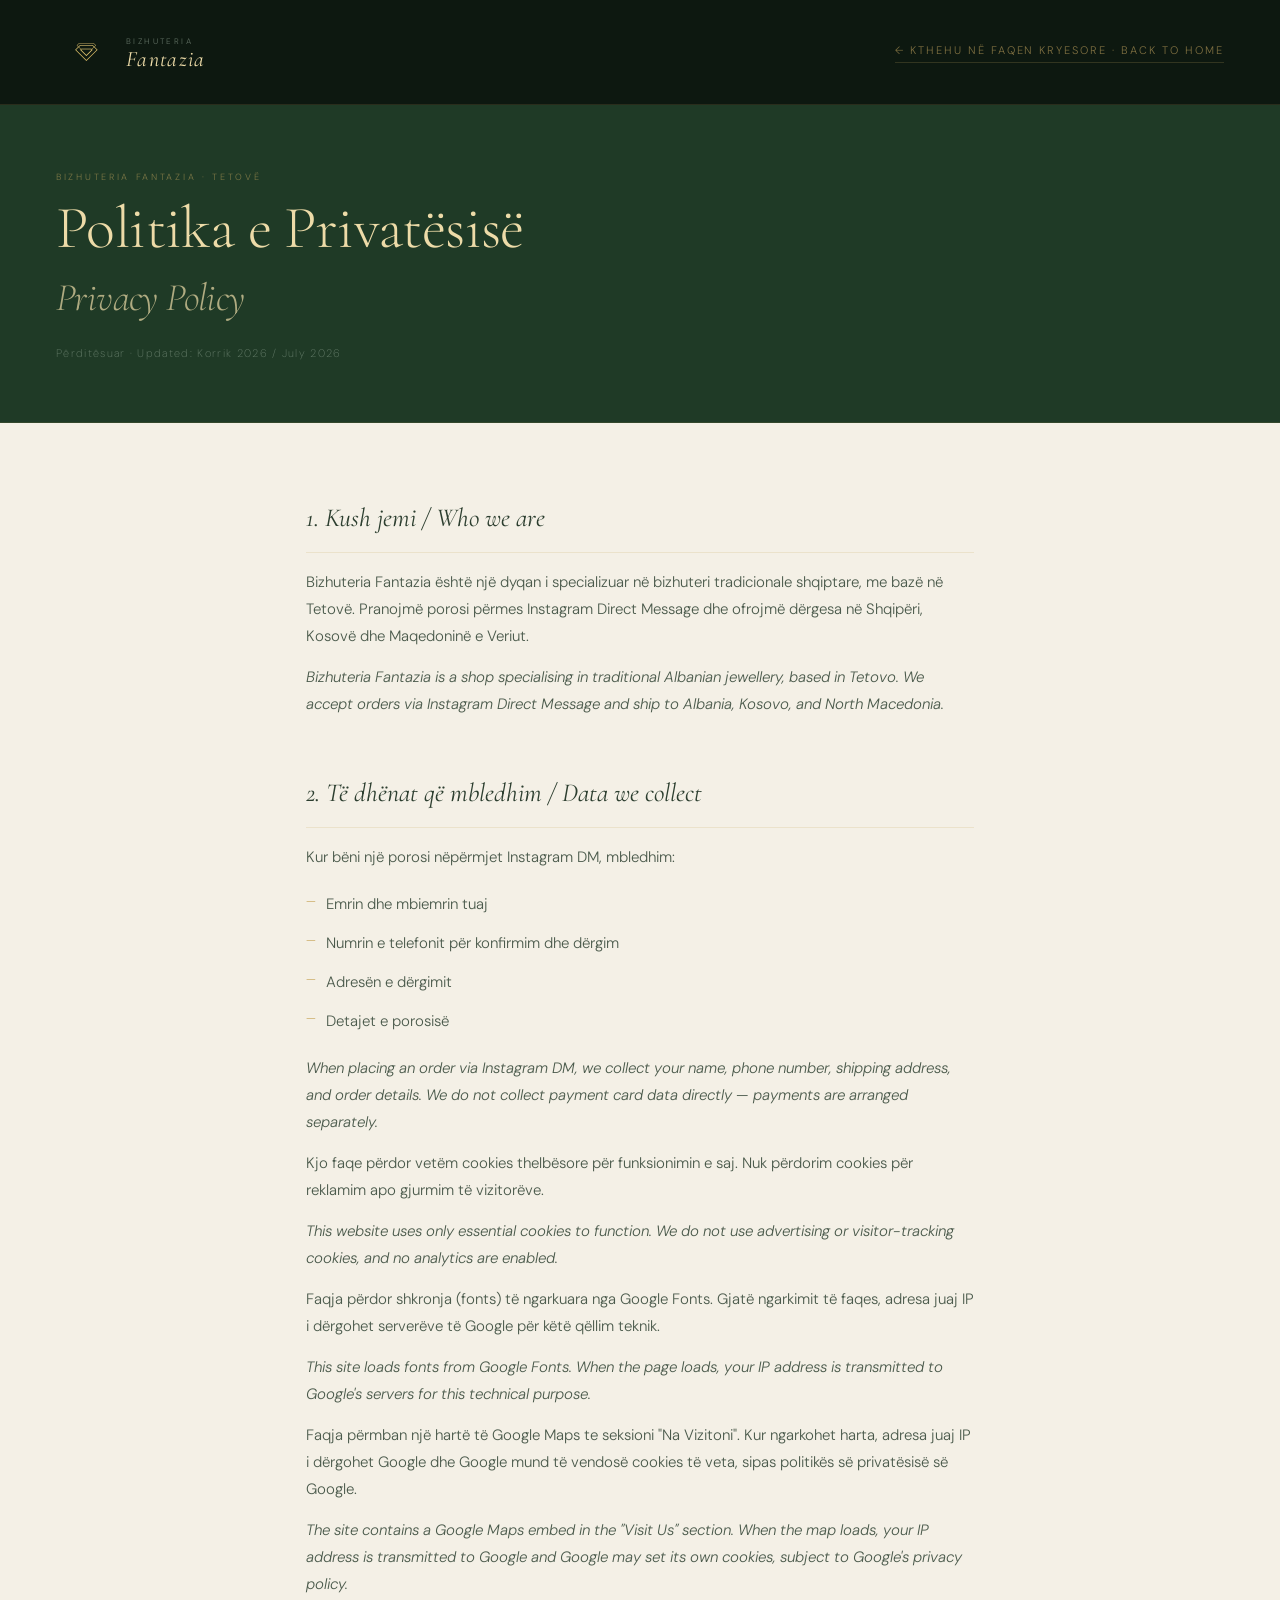
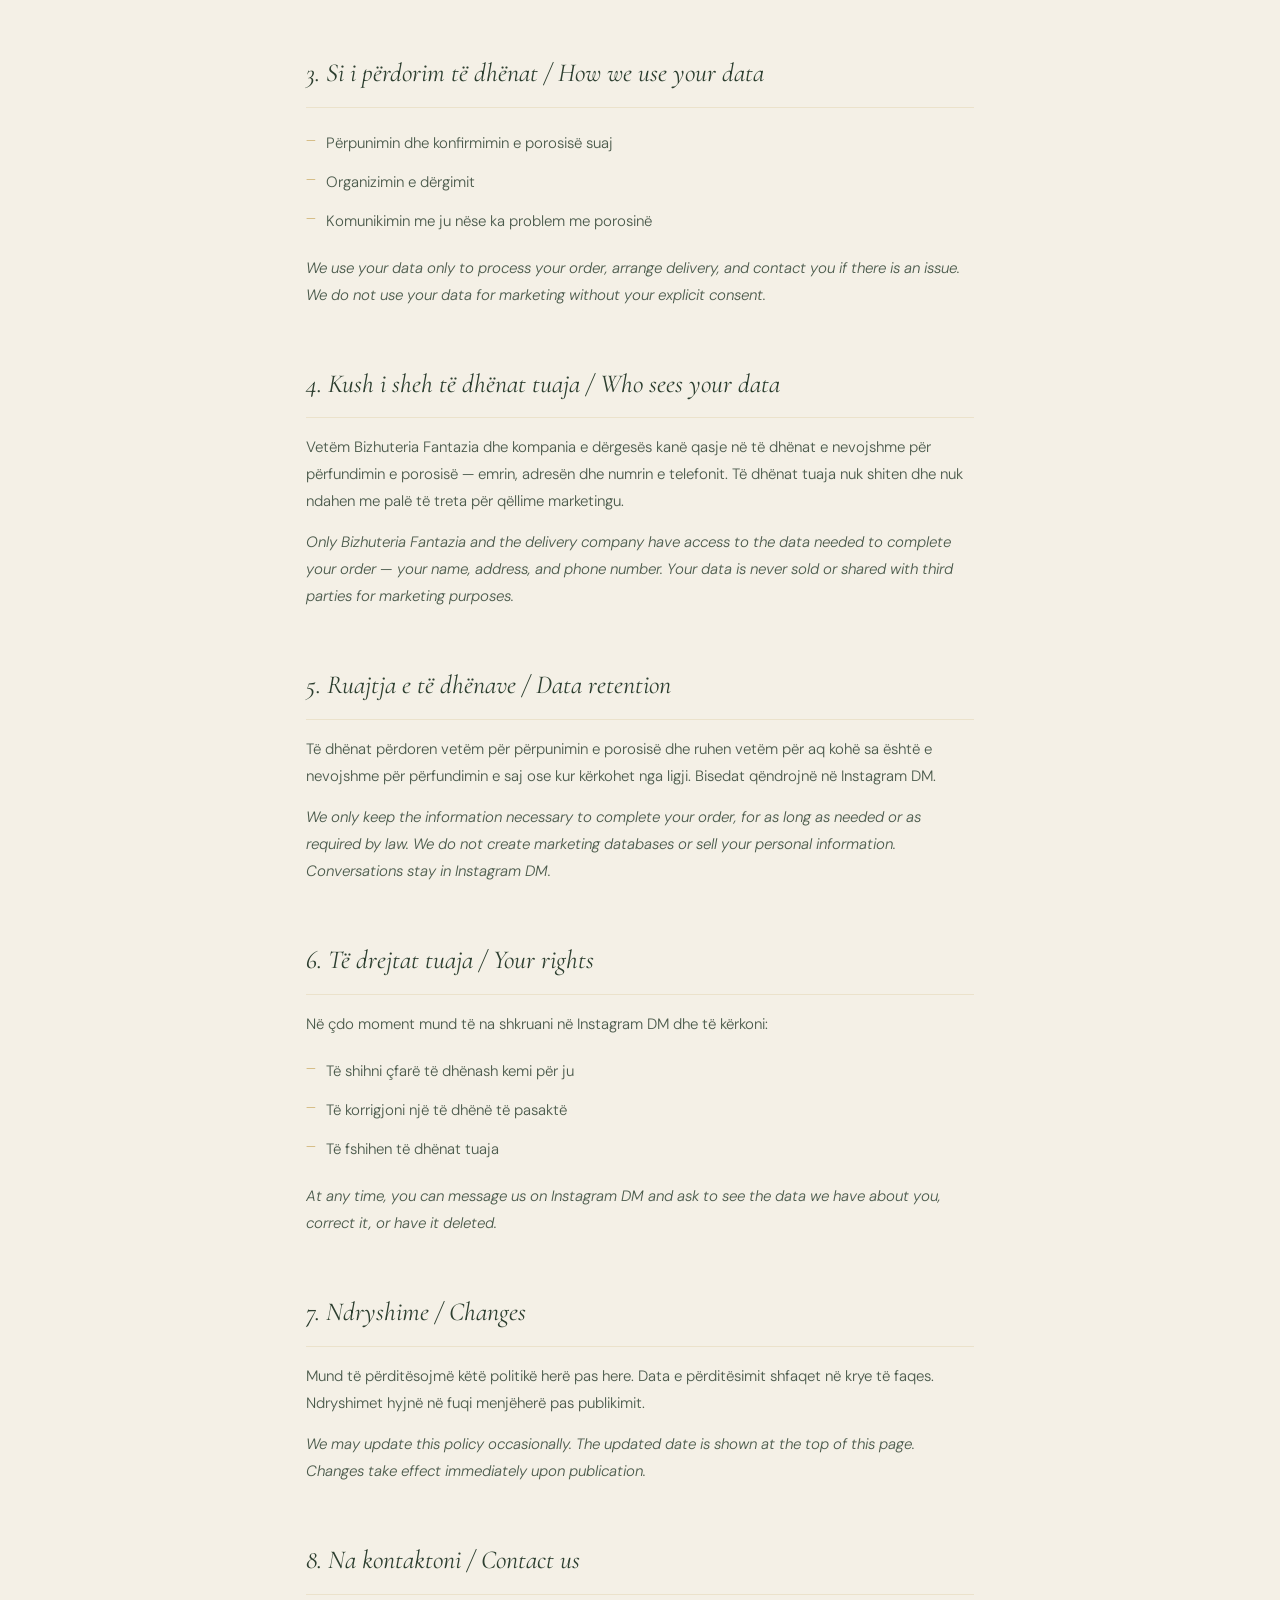
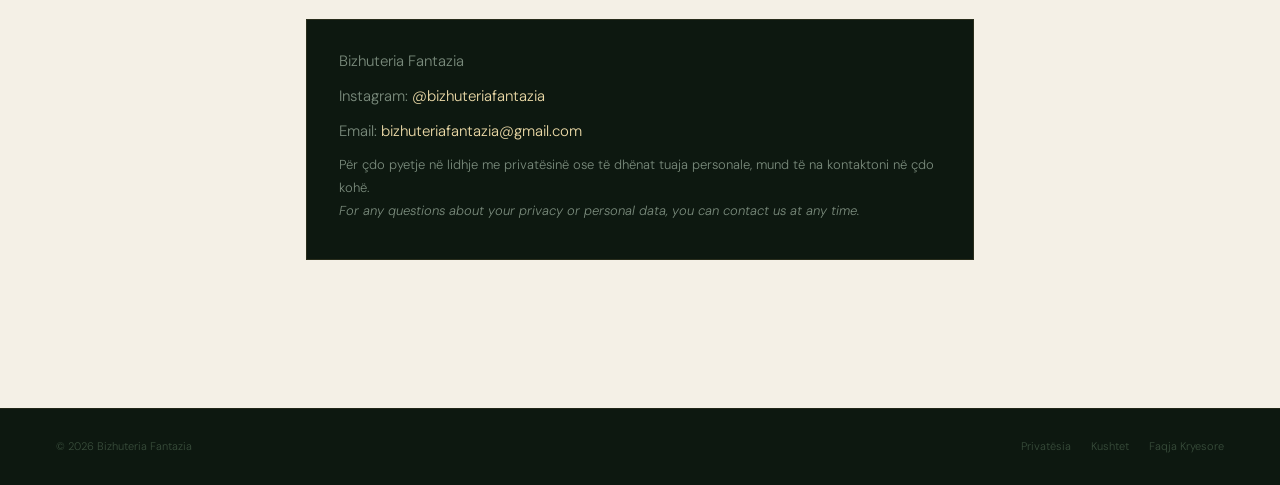
<file: privacy.html>
<!DOCTYPE html>
<html lang="sq">
<head>
  <meta charset="UTF-8">
  <meta name="viewport" content="width=device-width, initial-scale=1.0">
  <title>Politika e Privatësisë — Bizhuteria Fantazia</title>
  <meta name="description" content="Politika e privatësisë së Bizhuteria Fantazia. Mësoni si i mbrojmë të dhënat tuaja personale.">
  <meta name="robots" content="noindex, follow">
  <link rel="icon" type="image/png" sizes="96x96" href="images/icons/favicon-96.png">
  <link rel="preconnect" href="https://fonts.googleapis.com">
  <link rel="preconnect" href="https://fonts.gstatic.com" crossorigin>
  <link href="https://fonts.googleapis.com/css2?family=Cormorant+Garamond:ital,wght@0,300;0,400;1,300;1,400&family=DM+Sans:wght@200;300;400&display=swap" rel="stylesheet">
  <style>
    *, *::before, *::after { box-sizing: border-box; margin: 0; padding: 0; }
    :root {
      --c-night: #0D1810;
      --c-sage:  #1F3A26;
      --c-mid:   #4A6B52;
      --c-gold:  #C9A961;
      --c-pgold: #EDDBA8;
      --c-pale:  #DDD8C8;
      --c-linen: #F4F0E6;
      --c-text:  #2C3E2F;
    }
    body {
      background: var(--c-linen);
      color: var(--c-text);
      font-family: 'DM Sans', sans-serif;
      font-weight: 300;
      line-height: 1.8;
      font-size: 15px;
    }

    /* ── Header ── */
    .pg-header {
      background: var(--c-night);
      padding: 32px 56px;
      display: flex;
      align-items: center;
      justify-content: space-between;
      border-bottom: 1px solid rgba(201,169,97,0.15);
    }
    .pg-brand {
      display: flex;
      align-items: center;
      gap: 10px;
      text-decoration: none;
    }
    .pg-brand img {
      height: 40px;
      width: auto;
      object-fit: contain;
    }
    .pg-brand-text { display: flex; flex-direction: column; }
    .pg-brand-top {
      font-family: 'DM Sans', sans-serif;
      font-weight: 300;
      font-size: 8px;
      letter-spacing: 0.3em;
      text-transform: uppercase;
      color: rgba(181,201,183,0.5);
    }
    .pg-brand-main {
      font-family: 'Cormorant Garamond', serif;
      font-style: italic;
      font-weight: 400;
      font-size: 22px;
      color: var(--c-pgold);
      letter-spacing: 0.06em;
      line-height: 1;
    }
    .pg-back {
      font-family: 'DM Sans', sans-serif;
      font-weight: 300;
      font-size: 11px;
      letter-spacing: 0.18em;
      text-transform: uppercase;
      color: rgba(201,169,97,0.6);
      text-decoration: none;
      border-bottom: 1px solid rgba(201,169,97,0.2);
      padding-bottom: 1px;
      transition: color 0.3s, border-color 0.3s;
    }
    .pg-back:hover { color: var(--c-pgold); border-color: var(--c-gold); }

    /* ── Hero band ── */
    .pg-hero {
      background: var(--c-sage);
      padding: 64px 56px 56px;
      border-bottom: 1px solid rgba(201,169,97,0.12);
    }
    .pg-label {
      font-family: 'DM Sans', sans-serif;
      font-weight: 300;
      font-size: 9px;
      letter-spacing: 0.3em;
      text-transform: uppercase;
      color: rgba(201,169,97,0.55);
      display: block;
      margin-bottom: 12px;
    }
    .pg-title {
      font-family: 'Cormorant Garamond', serif;
      font-weight: 300;
      font-size: clamp(36px, 5vw, 60px);
      color: var(--c-pgold);
      letter-spacing: -0.01em;
      line-height: 1.05;
      margin-bottom: 16px;
    }
    .pg-updated {
      font-family: 'DM Sans', sans-serif;
      font-weight: 200;
      font-size: 11px;
      color: rgba(181,201,183,0.45);
      letter-spacing: 0.12em;
    }

    /* ── Content ── */
    .pg-content {
      max-width: 780px;
      margin: 0 auto;
      padding: 72px 56px 96px;
    }
    .pg-section { margin-bottom: 52px; }
    .pg-section h2 {
      font-family: 'Cormorant Garamond', serif;
      font-weight: 400;
      font-style: italic;
      font-size: 26px;
      color: var(--c-text);
      margin-bottom: 16px;
      padding-bottom: 10px;
      border-bottom: 1px solid rgba(201,169,97,0.2);
    }
    .pg-section p { margin-bottom: 14px; color: rgba(44,62,47,0.85); }
    .pg-section ul {
      list-style: none;
      padding: 0;
      margin: 0 0 14px 0;
    }
    .pg-section ul li {
      padding: 6px 0 6px 20px;
      position: relative;
      color: rgba(44,62,47,0.85);
    }
    .pg-section ul li::before {
      content: '—';
      position: absolute;
      left: 0;
      color: var(--c-gold);
      font-size: 12px;
    }
    .pg-contact-box {
      background: var(--c-night);
      border: 1px solid rgba(201,169,97,0.15);
      padding: 28px 32px;
      margin-top: 24px;
    }
    .pg-contact-box p { color: rgba(181,201,183,0.65); margin-bottom: 8px; }
    .pg-contact-box a { color: var(--c-pgold); text-decoration: none; }
    .pg-contact-box a:hover { text-decoration: underline; }

    /* ── Footer ── */
    .pg-footer {
      background: var(--c-night);
      padding: 28px 56px;
      border-top: 1px solid rgba(201,169,97,0.1);
      display: flex;
      align-items: center;
      justify-content: space-between;
      flex-wrap: wrap;
      gap: 12px;
    }
    .pg-footer span {
      font-family: 'DM Sans', sans-serif;
      font-weight: 300;
      font-size: 11px;
      color: rgba(122,158,126,0.4);
    }
    .pg-footer-links { display: flex; gap: 20px; }
    .pg-footer-links a {
      font-family: 'DM Sans', sans-serif;
      font-weight: 300;
      font-size: 11px;
      color: rgba(122,158,126,0.4);
      text-decoration: none;
      transition: color 0.3s;
    }
    .pg-footer-links a:hover { color: var(--c-mid); }

    @media (max-width: 767px) {
      /* Stack brand + back-link — side by side they collide on phones */
      .pg-header { padding: 24px; flex-direction: column; align-items: flex-start; gap: 16px; }
      .pg-hero { padding: 48px 24px 40px; }
      .pg-content { padding: 48px 24px 64px; }
      .pg-footer { padding: 24px; flex-direction: column; align-items: flex-start; }
    }
  </style>
</head>
<body>

  <header class="pg-header">
    <a href="index.html" class="pg-brand">
      <img src="images/icons/logo-240.webp" alt="Bizhuteria Fantazia" onerror="this.style.display='none'">
      <div class="pg-brand-text">
        <span class="pg-brand-top">Bizhuteria</span>
        <span class="pg-brand-main">Fantazia</span>
      </div>
    </a>
    <a href="index.html" class="pg-back">← Kthehu në faqen kryesore · Back to Home</a>
  </header>

  <div class="pg-hero">
    <span class="pg-label">Bizhuteria Fantazia · Tetovë</span>
    <h1 class="pg-title">Politika e Privatësisë<br><em style="font-size:0.65em;opacity:0.7;">Privacy Policy</em></h1>
    <span class="pg-updated">Përditësuar · Updated: Korrik 2026 / July 2026</span>
  </div>

  <main class="pg-content">

    <div class="pg-section">
      <h2>1. Kush jemi / Who we are</h2>
      <p>Bizhuteria Fantazia është një dyqan i specializuar në bizhuteri tradicionale shqiptare, me bazë në Tetovë. Pranojmë porosi përmes Instagram Direct Message dhe ofrojmë dërgesa në Shqipëri, Kosovë dhe Maqedoninë e Veriut.</p>
      <p><em>Bizhuteria Fantazia is a shop specialising in traditional Albanian jewellery, based in Tetovo. We accept orders via Instagram Direct Message and ship to Albania, Kosovo, and North Macedonia.</em></p>
    </div>

    <div class="pg-section">
      <h2>2. Të dhënat që mbledhim / Data we collect</h2>
      <p>Kur bëni një porosi nëpërmjet Instagram DM, mbledhim:</p>
      <ul>
        <li>Emrin dhe mbiemrin tuaj</li>
        <li>Numrin e telefonit për konfirmim dhe dërgim</li>
        <li>Adresën e dërgimit</li>
        <li>Detajet e porosisë</li>
      </ul>
      <p><em>When placing an order via Instagram DM, we collect your name, phone number, shipping address, and order details. We do not collect payment card data directly — payments are arranged separately.</em></p>
      <p>Kjo faqe përdor vetëm cookies thelbësore për funksionimin e saj. Nuk përdorim cookies për reklamim apo gjurmim të vizitorëve.</p>
      <p><em>This website uses only essential cookies to function. We do not use advertising or visitor-tracking cookies, and no analytics are enabled.</em></p>
      <p>Faqja përdor shkronja (fonts) të ngarkuara nga Google Fonts. Gjatë ngarkimit të faqes, adresa juaj IP i dërgohet serverëve të Google për këtë qëllim teknik.</p>
      <p><em>This site loads fonts from Google Fonts. When the page loads, your IP address is transmitted to Google's servers for this technical purpose.</em></p>
      <p>Faqja përmban një hartë të Google Maps te seksioni "Na Vizitoni". Kur ngarkohet harta, adresa juaj IP i dërgohet Google dhe Google mund të vendosë cookies të veta, sipas politikës së privatësisë së Google.</p>
      <p><em>The site contains a Google Maps embed in the "Visit Us" section. When the map loads, your IP address is transmitted to Google and Google may set its own cookies, subject to Google's privacy policy.</em></p>
    </div>

    <div class="pg-section">
      <h2>3. Si i përdorim të dhënat / How we use your data</h2>
      <ul>
        <li>Përpunimin dhe konfirmimin e porosisë suaj</li>
        <li>Organizimin e dërgimit</li>
        <li>Komunikimin me ju nëse ka problem me porosinë</li>
      </ul>
      <p><em>We use your data only to process your order, arrange delivery, and contact you if there is an issue. We do not use your data for marketing without your explicit consent.</em></p>
    </div>

    <div class="pg-section">
      <h2>4. Kush i sheh të dhënat tuaja / Who sees your data</h2>
      <p>Vetëm Bizhuteria Fantazia dhe kompania e dërgesës kanë qasje në të dhënat e nevojshme për përfundimin e porosisë — emrin, adresën dhe numrin e telefonit. Të dhënat tuaja nuk shiten dhe nuk ndahen me palë të treta për qëllime marketingu.</p>
      <p><em>Only Bizhuteria Fantazia and the delivery company have access to the data needed to complete your order — your name, address, and phone number. Your data is never sold or shared with third parties for marketing purposes.</em></p>
    </div>

    <div class="pg-section">
      <h2>5. Ruajtja e të dhënave / Data retention</h2>
      <p>Të dhënat përdoren vetëm për përpunimin e porosisë dhe ruhen vetëm për aq kohë sa është e nevojshme për përfundimin e saj ose kur kërkohet nga ligji. Bisedat qëndrojnë në Instagram DM.</p>
      <p><em>We only keep the information necessary to complete your order, for as long as needed or as required by law. We do not create marketing databases or sell your personal information. Conversations stay in Instagram DM.</em></p>
    </div>

    <div class="pg-section">
      <h2>6. Të drejtat tuaja / Your rights</h2>
      <p>Në çdo moment mund të na shkruani në Instagram DM dhe të kërkoni:</p>
      <ul>
        <li>Të shihni çfarë të dhënash kemi për ju</li>
        <li>Të korrigjoni një të dhënë të pasaktë</li>
        <li>Të fshihen të dhënat tuaja</li>
      </ul>
      <p><em>At any time, you can message us on Instagram DM and ask to see the data we have about you, correct it, or have it deleted.</em></p>
    </div>

    <div class="pg-section">
      <h2>7. Ndryshime / Changes</h2>
      <p>Mund të përditësojmë këtë politikë herë pas here. Data e përditësimit shfaqet në krye të faqes. Ndryshimet hyjnë në fuqi menjëherë pas publikimit.</p>
      <p><em>We may update this policy occasionally. The updated date is shown at the top of this page. Changes take effect immediately upon publication.</em></p>
    </div>

    <div class="pg-section">
      <h2>8. Na kontaktoni / Contact us</h2>
      <div class="pg-contact-box">
        <p>Bizhuteria Fantazia</p>
        <p>Instagram: <a href="https://instagram.com/bizhuteriafantazia" target="_blank" rel="noopener">@bizhuteriafantazia</a></p>
        <p>Email: <a href="mailto:bizhuteriafantazia@gmail.com">bizhuteriafantazia@gmail.com</a></p>
        <p style="margin-top:8px;font-size:13px;">Për çdo pyetje në lidhje me privatësinë ose të dhënat tuaja personale, mund të na kontaktoni në çdo kohë.<br><em>For any questions about your privacy or personal data, you can contact us at any time.</em></p>
      </div>
    </div>

  </main>

  <footer class="pg-footer">
    <span>© 2026 Bizhuteria Fantazia</span>
    <div class="pg-footer-links">
      <a href="privacy.html">Privatësia</a>
      <a href="terms.html">Kushtet</a>
      <a href="index.html">Faqja Kryesore</a>
    </div>
  </footer>

</body>
</html>
</file>
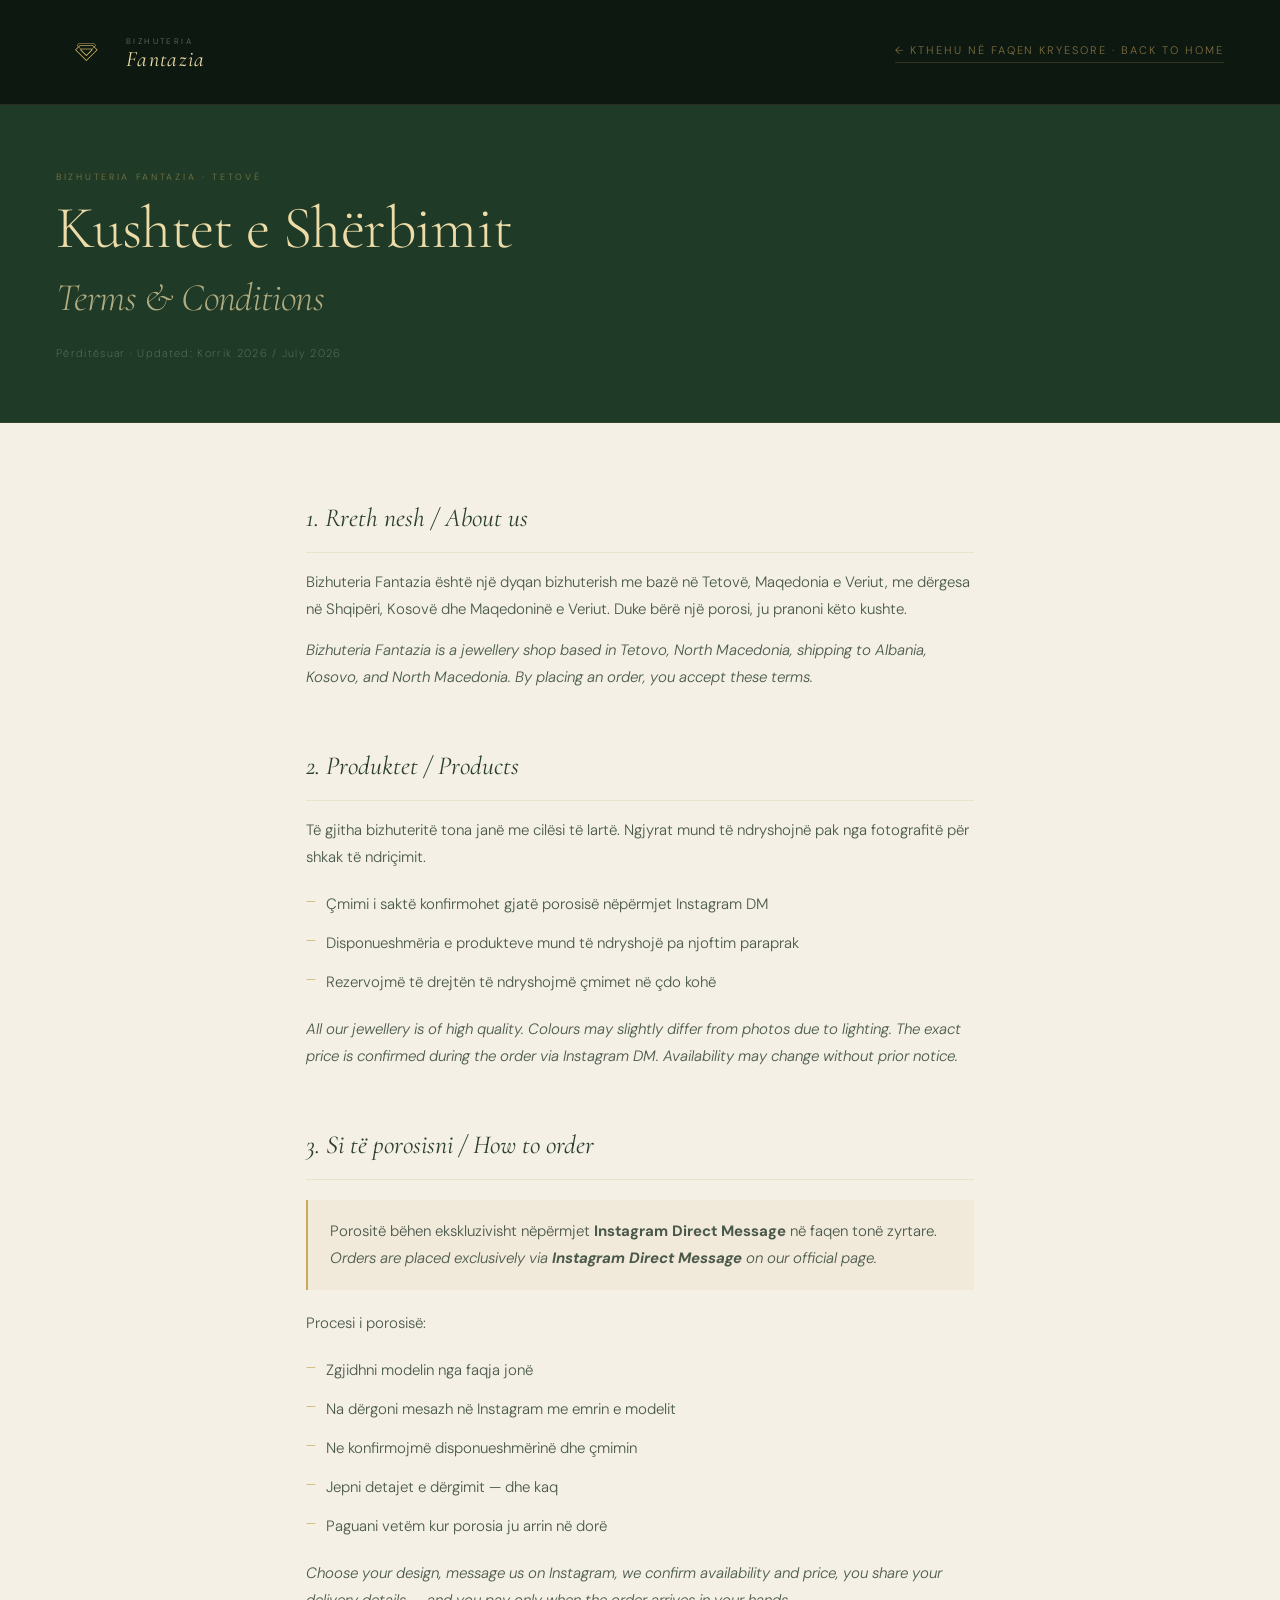
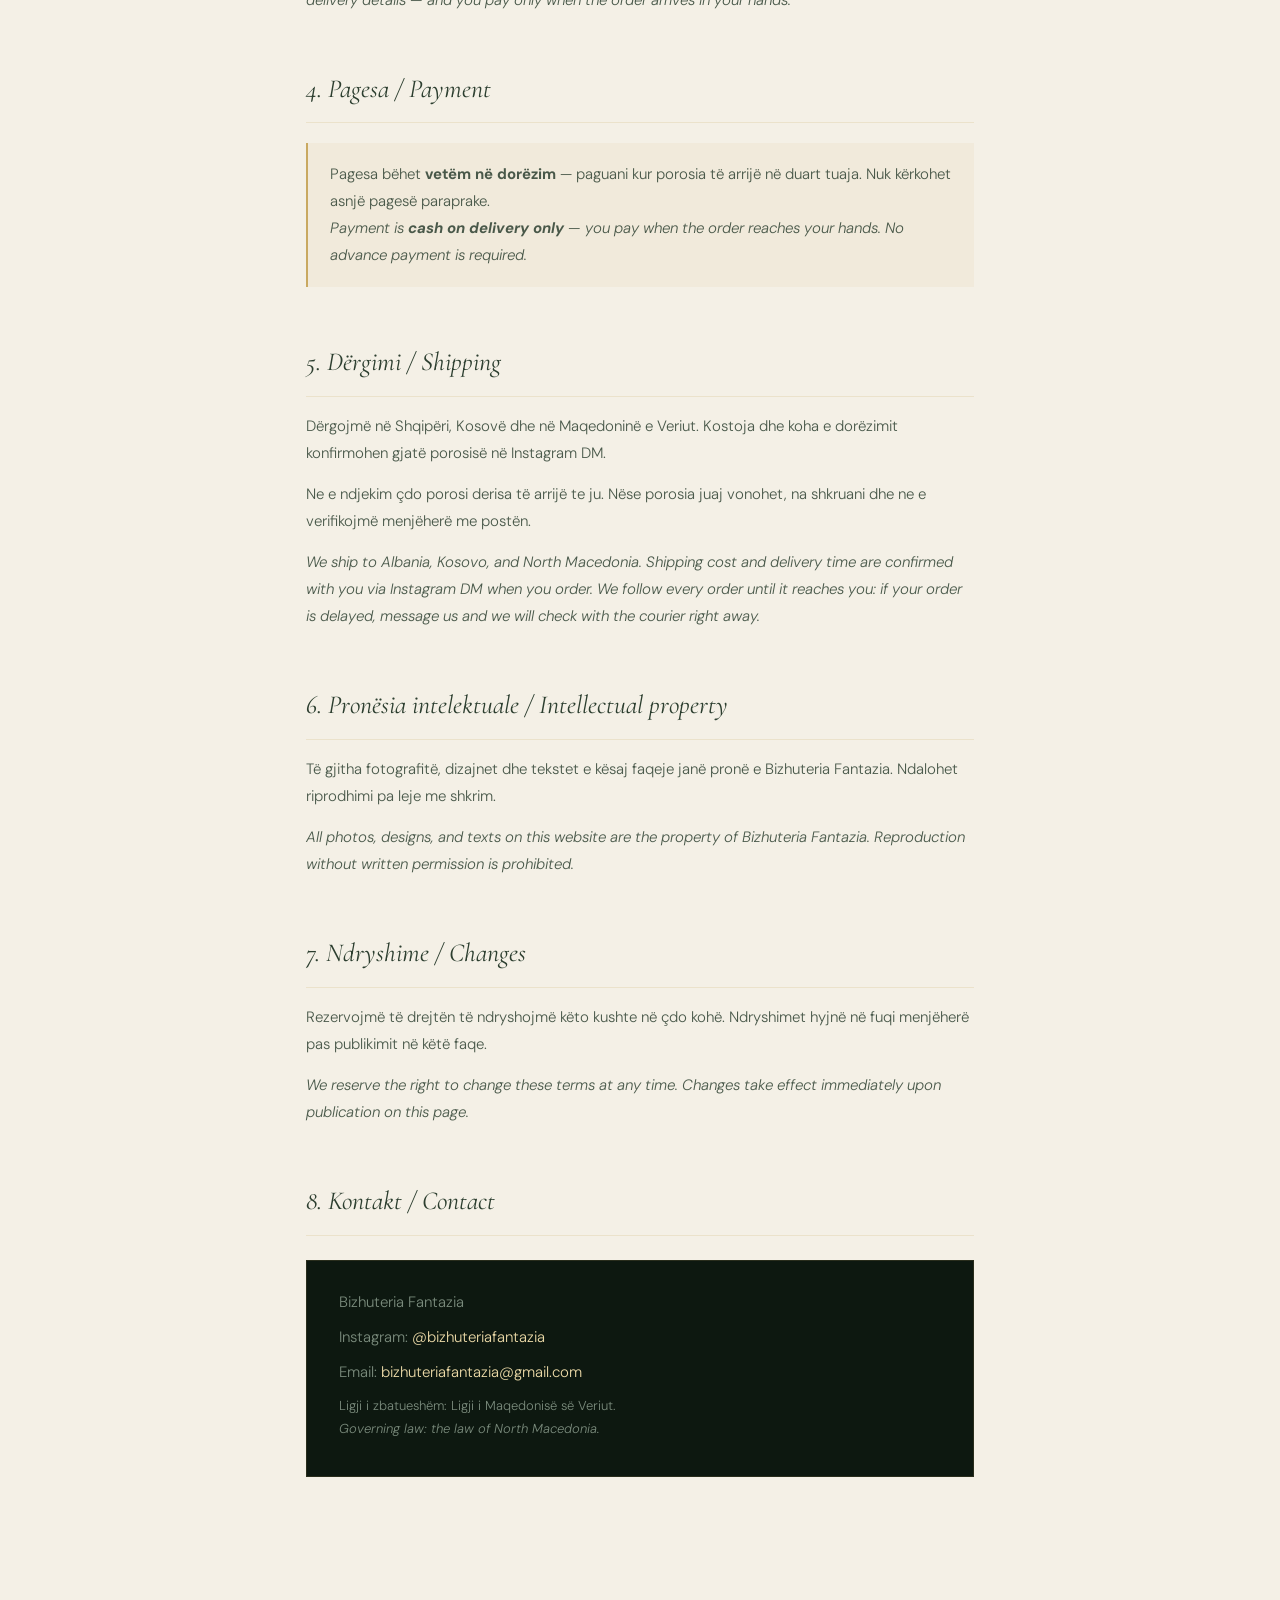
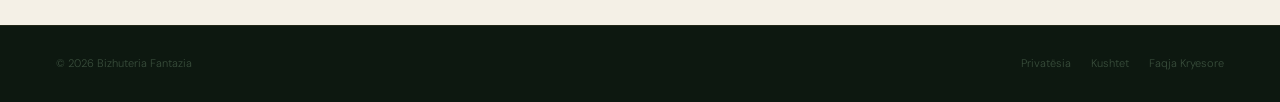
<file: terms.html>
<!DOCTYPE html>
<html lang="sq">
<head>
  <meta charset="UTF-8">
  <meta name="viewport" content="width=device-width, initial-scale=1.0">
  <title>Kushtet e Shërbimit — Bizhuteria Fantazia</title>
  <meta name="description" content="Kushtet e shërbimit të Bizhuteria Fantazia — porositja, pagesa dhe dërgimi.">
  <meta name="robots" content="noindex, follow">
  <link rel="icon" type="image/png" sizes="96x96" href="images/icons/favicon-96.png">
  <link rel="preconnect" href="https://fonts.googleapis.com">
  <link rel="preconnect" href="https://fonts.gstatic.com" crossorigin>
  <link href="https://fonts.googleapis.com/css2?family=Cormorant+Garamond:ital,wght@0,300;0,400;1,300;1,400&family=DM+Sans:wght@200;300;400&display=swap" rel="stylesheet">
  <style>
    *, *::before, *::after { box-sizing: border-box; margin: 0; padding: 0; }
    :root {
      --c-night: #0D1810;
      --c-sage:  #1F3A26;
      --c-mid:   #4A6B52;
      --c-gold:  #C9A961;
      --c-pgold: #EDDBA8;
      --c-pale:  #DDD8C8;
      --c-linen: #F4F0E6;
      --c-text:  #2C3E2F;
    }
    body {
      background: var(--c-linen);
      color: var(--c-text);
      font-family: 'DM Sans', sans-serif;
      font-weight: 300;
      line-height: 1.8;
      font-size: 15px;
    }
    .pg-header {
      background: var(--c-night);
      padding: 32px 56px;
      display: flex;
      align-items: center;
      justify-content: space-between;
      border-bottom: 1px solid rgba(201,169,97,0.15);
    }
    .pg-brand {
      display: flex;
      align-items: center;
      gap: 10px;
      text-decoration: none;
    }
    .pg-brand img { height: 40px; width: auto; object-fit: contain; }
    .pg-brand-text { display: flex; flex-direction: column; }
    .pg-brand-top {
      font-family: 'DM Sans', sans-serif;
      font-weight: 300;
      font-size: 8px;
      letter-spacing: 0.3em;
      text-transform: uppercase;
      color: rgba(181,201,183,0.5);
    }
    .pg-brand-main {
      font-family: 'Cormorant Garamond', serif;
      font-style: italic;
      font-weight: 400;
      font-size: 22px;
      color: var(--c-pgold);
      letter-spacing: 0.06em;
      line-height: 1;
    }
    .pg-back {
      font-family: 'DM Sans', sans-serif;
      font-weight: 300;
      font-size: 11px;
      letter-spacing: 0.18em;
      text-transform: uppercase;
      color: rgba(201,169,97,0.6);
      text-decoration: none;
      border-bottom: 1px solid rgba(201,169,97,0.2);
      padding-bottom: 1px;
      transition: color 0.3s, border-color 0.3s;
    }
    .pg-back:hover { color: var(--c-pgold); border-color: var(--c-gold); }
    .pg-hero {
      background: var(--c-sage);
      padding: 64px 56px 56px;
      border-bottom: 1px solid rgba(201,169,97,0.12);
    }
    .pg-label {
      font-family: 'DM Sans', sans-serif;
      font-weight: 300;
      font-size: 9px;
      letter-spacing: 0.3em;
      text-transform: uppercase;
      color: rgba(201,169,97,0.55);
      display: block;
      margin-bottom: 12px;
    }
    .pg-title {
      font-family: 'Cormorant Garamond', serif;
      font-weight: 300;
      font-size: clamp(36px, 5vw, 60px);
      color: var(--c-pgold);
      letter-spacing: -0.01em;
      line-height: 1.05;
      margin-bottom: 16px;
    }
    .pg-updated {
      font-family: 'DM Sans', sans-serif;
      font-weight: 200;
      font-size: 11px;
      color: rgba(181,201,183,0.45);
      letter-spacing: 0.12em;
    }
    .pg-content {
      max-width: 780px;
      margin: 0 auto;
      padding: 72px 56px 96px;
    }
    .pg-section { margin-bottom: 52px; }
    .pg-section h2 {
      font-family: 'Cormorant Garamond', serif;
      font-weight: 400;
      font-style: italic;
      font-size: 26px;
      color: var(--c-text);
      margin-bottom: 16px;
      padding-bottom: 10px;
      border-bottom: 1px solid rgba(201,169,97,0.2);
    }
    .pg-section p { margin-bottom: 14px; color: rgba(44,62,47,0.85); }
    .pg-section ul {
      list-style: none;
      padding: 0;
      margin: 0 0 14px 0;
    }
    .pg-section ul li {
      padding: 6px 0 6px 20px;
      position: relative;
      color: rgba(44,62,47,0.85);
    }
    .pg-section ul li::before {
      content: '—';
      position: absolute;
      left: 0;
      color: var(--c-gold);
      font-size: 12px;
    }
    .highlight-box {
      background: rgba(201,169,97,0.08);
      border-left: 2px solid var(--c-gold);
      padding: 18px 22px;
      margin: 20px 0;
    }
    .highlight-box p { margin-bottom: 0; }
    .pg-contact-box {
      background: var(--c-night);
      border: 1px solid rgba(201,169,97,0.15);
      padding: 28px 32px;
      margin-top: 24px;
    }
    .pg-contact-box p { color: rgba(181,201,183,0.65); margin-bottom: 8px; }
    .pg-contact-box a { color: var(--c-pgold); text-decoration: none; }
    .pg-contact-box a:hover { text-decoration: underline; }
    .pg-footer {
      background: var(--c-night);
      padding: 28px 56px;
      border-top: 1px solid rgba(201,169,97,0.1);
      display: flex;
      align-items: center;
      justify-content: space-between;
      flex-wrap: wrap;
      gap: 12px;
    }
    .pg-footer span {
      font-family: 'DM Sans', sans-serif;
      font-weight: 300;
      font-size: 11px;
      color: rgba(122,158,126,0.4);
    }
    .pg-footer-links { display: flex; gap: 20px; }
    .pg-footer-links a {
      font-family: 'DM Sans', sans-serif;
      font-weight: 300;
      font-size: 11px;
      color: rgba(122,158,126,0.4);
      text-decoration: none;
      transition: color 0.3s;
    }
    .pg-footer-links a:hover { color: var(--c-mid); }
    @media (max-width: 767px) {
      /* Stack brand + back-link — side by side they collide on phones */
      .pg-header { padding: 24px; flex-direction: column; align-items: flex-start; gap: 16px; }
      .pg-hero { padding: 48px 24px 40px; }
      .pg-content { padding: 48px 24px 64px; }
      .pg-footer { padding: 24px; flex-direction: column; align-items: flex-start; }
    }
  </style>
</head>
<body>

  <header class="pg-header">
    <a href="index.html" class="pg-brand">
      <img src="images/icons/logo-240.webp" alt="Bizhuteria Fantazia" onerror="this.style.display='none'">
      <div class="pg-brand-text">
        <span class="pg-brand-top">Bizhuteria</span>
        <span class="pg-brand-main">Fantazia</span>
      </div>
    </a>
    <a href="index.html" class="pg-back">← Kthehu në faqen kryesore · Back to Home</a>
  </header>

  <div class="pg-hero">
    <span class="pg-label">Bizhuteria Fantazia · Tetovë</span>
    <h1 class="pg-title">Kushtet e Shërbimit<br><em style="font-size:0.65em;opacity:0.7;">Terms &amp; Conditions</em></h1>
    <span class="pg-updated">Përditësuar · Updated: Korrik 2026 / July 2026</span>
  </div>

  <main class="pg-content">

    <div class="pg-section">
      <h2>1. Rreth nesh / About us</h2>
      <p>Bizhuteria Fantazia është një dyqan bizhuterish me bazë në Tetovë, Maqedonia e Veriut, me dërgesa në Shqipëri, Kosovë dhe Maqedoninë e Veriut. Duke bërë një porosi, ju pranoni këto kushte.</p>
      <p><em>Bizhuteria Fantazia is a jewellery shop based in Tetovo, North Macedonia, shipping to Albania, Kosovo, and North Macedonia. By placing an order, you accept these terms.</em></p>
    </div>

    <div class="pg-section">
      <h2>2. Produktet / Products</h2>
      <p>Të gjitha bizhuteritë tona janë me cilësi të lartë. Ngjyrat mund të ndryshojnë pak nga fotografitë për shkak të ndriçimit.</p>
      <ul>
        <li>Çmimi i saktë konfirmohet gjatë porosisë nëpërmjet Instagram DM</li>
        <li>Disponueshmëria e produkteve mund të ndryshojë pa njoftim paraprak</li>
        <li>Rezervojmë të drejtën të ndryshojmë çmimet në çdo kohë</li>
      </ul>
      <p><em>All our jewellery is of high quality. Colours may slightly differ from photos due to lighting. The exact price is confirmed during the order via Instagram DM. Availability may change without prior notice.</em></p>
    </div>

    <div class="pg-section">
      <h2>3. Si të porosisni / How to order</h2>
      <div class="highlight-box">
        <p>Porositë bëhen ekskluzivisht nëpërmjet <strong>Instagram Direct Message</strong> në faqen tonë zyrtare.<br>
        <em>Orders are placed exclusively via <strong>Instagram Direct Message</strong> on our official page.</em></p>
      </div>
      <p>Procesi i porosisë:</p>
      <ul>
        <li>Zgjidhni modelin nga faqja jonë</li>
        <li>Na dërgoni mesazh në Instagram me emrin e modelit</li>
        <li>Ne konfirmojmë disponueshmërinë dhe çmimin</li>
        <li>Jepni detajet e dërgimit — dhe kaq</li>
        <li>Paguani vetëm kur porosia ju arrin në dorë</li>
      </ul>
      <p><em>Choose your design, message us on Instagram, we confirm availability and price, you share your delivery details — and you pay only when the order arrives in your hands.</em></p>
    </div>

    <div class="pg-section">
      <h2>4. Pagesa / Payment</h2>
      <div class="highlight-box">
        <p>Pagesa bëhet <strong>vetëm në dorëzim</strong> — paguani kur porosia të arrijë në duart tuaja. Nuk kërkohet asnjë pagesë paraprake.<br>
        <em>Payment is <strong>cash on delivery only</strong> — you pay when the order reaches your hands. No advance payment is required.</em></p>
      </div>
    </div>

    <div class="pg-section" id="dergimi">
      <h2>5. Dërgimi / Shipping</h2>
      <p>Dërgojmë në Shqipëri, Kosovë dhe në Maqedoninë e Veriut. Kostoja dhe koha e dorëzimit konfirmohen gjatë porosisë në Instagram DM.</p>
      <p>Ne e ndjekim çdo porosi derisa të arrijë te ju. Nëse porosia juaj vonohet, na shkruani dhe ne e verifikojmë menjëherë me postën.</p>
      <p><em>We ship to Albania, Kosovo, and North Macedonia. Shipping cost and delivery time are confirmed with you via Instagram DM when you order. We follow every order until it reaches you: if your order is delayed, message us and we will check with the courier right away.</em></p>
    </div>

    <div class="pg-section">
      <h2>6. Pronësia intelektuale / Intellectual property</h2>
      <p>Të gjitha fotografitë, dizajnet dhe tekstet e kësaj faqeje janë pronë e Bizhuteria Fantazia. Ndalohet riprodhimi pa leje me shkrim.</p>
      <p><em>All photos, designs, and texts on this website are the property of Bizhuteria Fantazia. Reproduction without written permission is prohibited.</em></p>
    </div>

    <div class="pg-section">
      <h2>7. Ndryshime / Changes</h2>
      <p>Rezervojmë të drejtën të ndryshojmë këto kushte në çdo kohë. Ndryshimet hyjnë në fuqi menjëherë pas publikimit në këtë faqe.</p>
      <p><em>We reserve the right to change these terms at any time. Changes take effect immediately upon publication on this page.</em></p>
    </div>

    <div class="pg-section">
      <h2>8. Kontakt / Contact</h2>
      <div class="pg-contact-box">
        <p>Bizhuteria Fantazia</p>
        <p>Instagram: <a href="https://instagram.com/bizhuteriafantazia" target="_blank" rel="noopener">@bizhuteriafantazia</a></p>
        <p>Email: <a href="mailto:bizhuteriafantazia@gmail.com">bizhuteriafantazia@gmail.com</a></p>
        <p style="margin-top:8px;font-size:13px;">Ligji i zbatueshëm: Ligji i Maqedonisë së Veriut.<br><em>Governing law: the law of North Macedonia.</em></p>
      </div>
    </div>

  </main>

  <footer class="pg-footer">
    <span>© 2026 Bizhuteria Fantazia</span>
    <div class="pg-footer-links">
      <a href="privacy.html">Privatësia</a>
      <a href="terms.html">Kushtet</a>
      <a href="index.html">Faqja Kryesore</a>
    </div>
  </footer>

</body>
</html>
</file>
